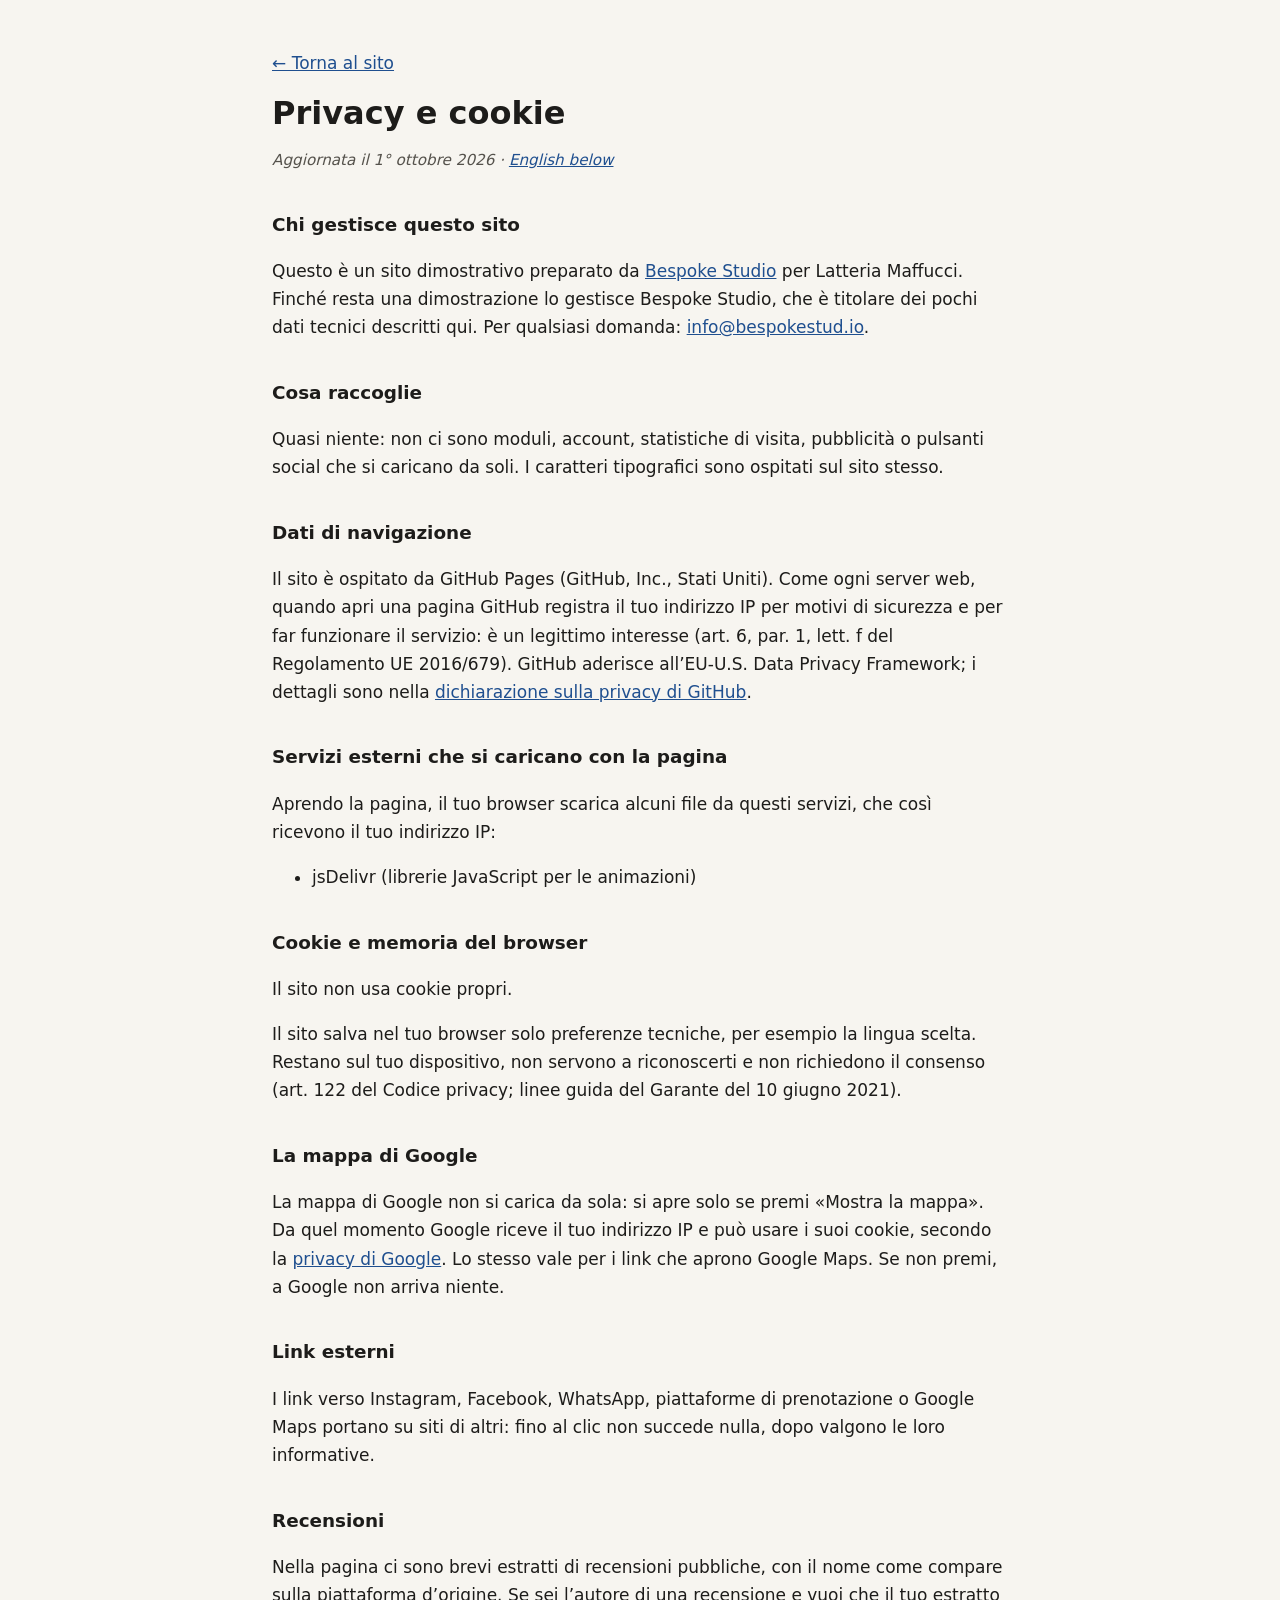
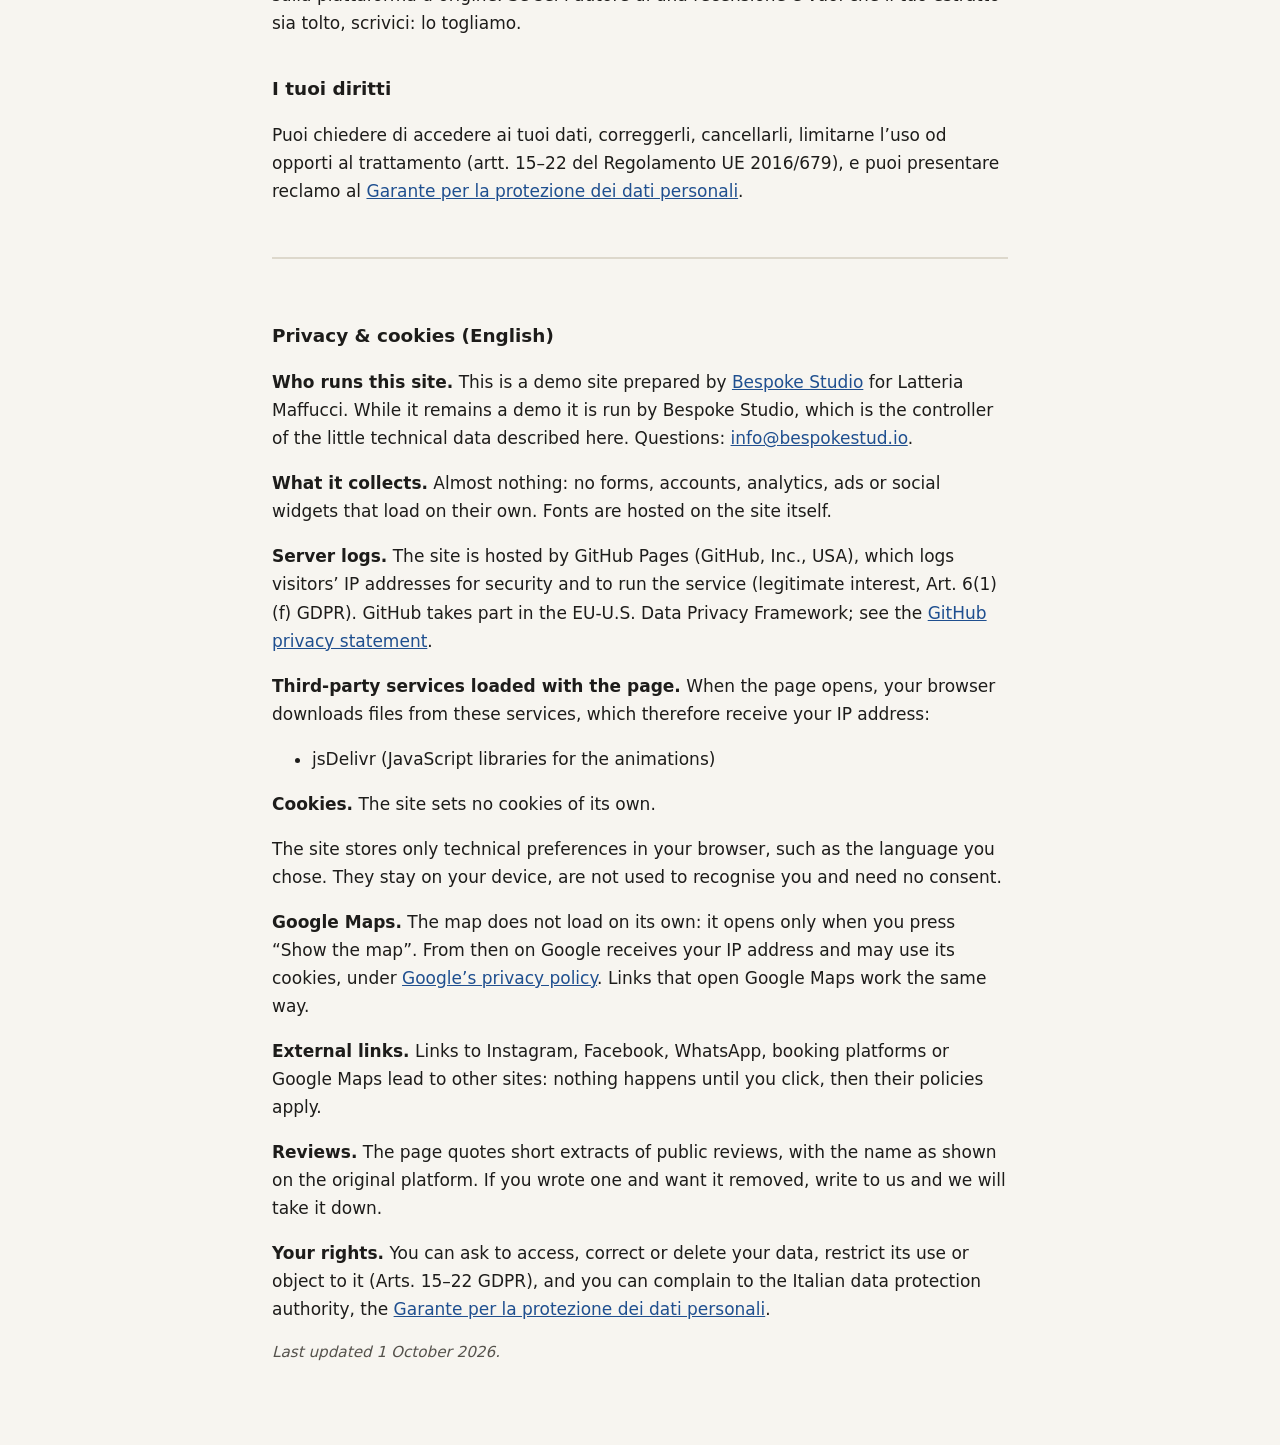
<file: privacy.html>
<!DOCTYPE html>
<html lang="it">
<head>
  <meta charset="UTF-8">
  <meta name="viewport" content="width=device-width, initial-scale=1.0">
  <meta name="robots" content="noindex">
  <title>Privacy e cookie · Latteria Maffucci</title>
  <meta name="description" content="Informativa privacy e cookie del sito Latteria Maffucci.">
  <style>
    body { margin: 0; background: #f7f5f0; color: #1d1c1a; font: 17px/1.65 system-ui, -apple-system, "Segoe UI", Roboto, sans-serif; }
    main { max-width: 46rem; margin: 0 auto; padding: 32px 20px 64px; }
    h1 { font-size: 2rem; line-height: 1.2; margin: 0.4em 0 0.2em; }
    h2 { font-size: 1.15rem; margin: 2em 0 0.4em; }
    a { color: #1f4f8f; }
    .data { color: #55524c; font-style: italic; font-size: 0.95rem; }
    .en { margin-top: 3em; padding-top: 1.5em; border-top: 2px solid #ddd8cc; }
    code { font-size: 0.9em; background: #ebe7dc; padding: 0 4px; border-radius: 3px; }
  </style>
</head>
<body>
<main>
  <p><a href="index.html">← Torna al sito</a></p>
  <h1>Privacy e cookie</h1>
  <p class="data">Aggiornata il 1° ottobre 2026 · <a href="#english" lang="en">English below</a></p>
  <h2>Chi gestisce questo sito</h2>
  <p>Questo è un sito dimostrativo preparato da <a href="https://bespokestud.io" rel="noopener">Bespoke Studio</a> per Latteria Maffucci. Finché resta una dimostrazione lo gestisce Bespoke Studio, che è titolare dei pochi dati tecnici descritti qui. Per qualsiasi domanda: <a href="mailto:info@bespokestud.io">info@bespokestud.io</a>.</p>
  <h2>Cosa raccoglie</h2>
  <p>Quasi niente: non ci sono moduli, account, statistiche di visita, pubblicità o pulsanti social che si caricano da soli. I caratteri tipografici sono ospitati sul sito stesso.</p>
  <h2>Dati di navigazione</h2>
  <p>Il sito è ospitato da GitHub Pages (GitHub, Inc., Stati Uniti). Come ogni server web, quando apri una pagina GitHub registra il tuo indirizzo IP per motivi di sicurezza e per far funzionare il servizio: è un legittimo interesse (art. 6, par. 1, lett. f del Regolamento UE 2016/679). GitHub aderisce all’EU-U.S. Data Privacy Framework; i dettagli sono nella <a href="https://docs.github.com/site-policy/privacy-policies/github-general-privacy-statement" rel="noopener">dichiarazione sulla privacy di GitHub</a>.</p>
  <h2>Servizi esterni che si caricano con la pagina</h2>
  <p>Aprendo la pagina, il tuo browser scarica alcuni file da questi servizi, che così ricevono il tuo indirizzo IP:</p>
  <ul><li>jsDelivr (librerie JavaScript per le animazioni)</li></ul>
  <h2>Cookie e memoria del browser</h2>
  <p>Il sito non usa cookie propri.</p>
  <p>Il sito salva nel tuo browser solo preferenze tecniche, per esempio la lingua scelta. Restano sul tuo dispositivo, non servono a riconoscerti e non richiedono il consenso (art. 122 del Codice privacy; linee guida del Garante del 10 giugno 2021).</p>
  <h2>La mappa di Google</h2>
  <p>La mappa di Google non si carica da sola: si apre solo se premi «Mostra la mappa». Da quel momento Google riceve il tuo indirizzo IP e può usare i suoi cookie, secondo la <a href="https://policies.google.com/privacy?hl=it" rel="noopener">privacy di Google</a>. Lo stesso vale per i link che aprono Google Maps. Se non premi, a Google non arriva niente.</p>
  <h2>Link esterni</h2>
  <p>I link verso Instagram, Facebook, WhatsApp, piattaforme di prenotazione o Google Maps portano su siti di altri: fino al clic non succede nulla, dopo valgono le loro informative.</p>
  <h2>Recensioni</h2>
  <p>Nella pagina ci sono brevi estratti di recensioni pubbliche, con il nome come compare sulla piattaforma d’origine. Se sei l’autore di una recensione e vuoi che il tuo estratto sia tolto, scrivici: lo togliamo.</p>
  <h2>I tuoi diritti</h2>
  <p>Puoi chiedere di accedere ai tuoi dati, correggerli, cancellarli, limitarne l’uso od opporti al trattamento (artt. 15–22 del Regolamento UE 2016/679), e puoi presentare reclamo al <a href="https://www.garanteprivacy.it" rel="noopener">Garante per la protezione dei dati personali</a>.</p>
  <div class="en" id="english" lang="en">
    <h2>Privacy &amp; cookies (English)</h2>
    <p><strong>Who runs this site.</strong> This is a demo site prepared by <a href="https://bespokestud.io" rel="noopener">Bespoke Studio</a> for Latteria Maffucci. While it remains a demo it is run by Bespoke Studio, which is the controller of the little technical data described here. Questions: <a href="mailto:info@bespokestud.io">info@bespokestud.io</a>.</p>
    <p><strong>What it collects.</strong> Almost nothing: no forms, accounts, analytics, ads or social widgets that load on their own. Fonts are hosted on the site itself.</p>
    <p><strong>Server logs.</strong> The site is hosted by GitHub Pages (GitHub, Inc., USA), which logs visitors’ IP addresses for security and to run the service (legitimate interest, Art. 6(1)(f) GDPR). GitHub takes part in the EU-U.S. Data Privacy Framework; see the <a href="https://docs.github.com/site-policy/privacy-policies/github-general-privacy-statement" rel="noopener">GitHub privacy statement</a>.</p>
    <p><strong>Third-party services loaded with the page.</strong> When the page opens, your browser downloads files from these services, which therefore receive your IP address:</p><ul><li>jsDelivr (JavaScript libraries for the animations)</li></ul>
    <p><strong>Cookies.</strong> The site sets no cookies of its own.</p>
    <p>The site stores only technical preferences in your browser, such as the language you chose. They stay on your device, are not used to recognise you and need no consent.</p>
    <p><strong>Google Maps.</strong> The map does not load on its own: it opens only when you press “Show the map”. From then on Google receives your IP address and may use its cookies, under <a href="https://policies.google.com/privacy?hl=en" rel="noopener">Google’s privacy policy</a>. Links that open Google Maps work the same way.</p>
    <p><strong>External links.</strong> Links to Instagram, Facebook, WhatsApp, booking platforms or Google Maps lead to other sites: nothing happens until you click, then their policies apply.</p>
    <p><strong>Reviews.</strong> The page quotes short extracts of public reviews, with the name as shown on the original platform. If you wrote one and want it removed, write to us and we will take it down.</p>
    <p><strong>Your rights.</strong> You can ask to access, correct or delete your data, restrict its use or object to it (Arts. 15–22 GDPR), and you can complain to the Italian data protection authority, the <a href="https://www.garanteprivacy.it" rel="noopener">Garante per la protezione dei dati personali</a>.</p>
    <p class="data">Last updated 1 October 2026.</p>
  </div>
</main>
</body>
</html>
</file>
